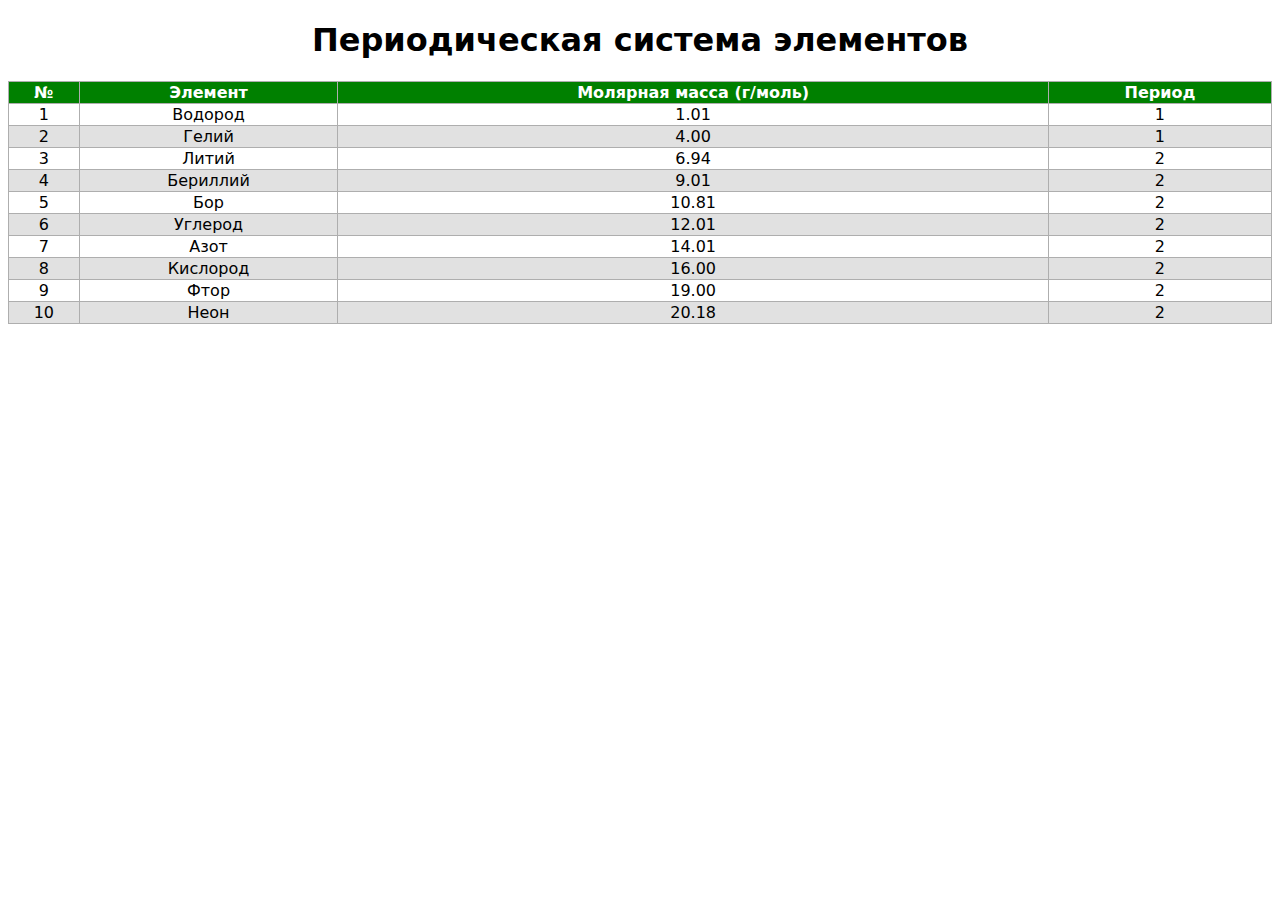
<file: HTML/1ДЗ/index.html>
<!DOCTYPE html>
<html lang="en">
<head>
    <meta charset="UTF-8">
    <meta name="viewport" content="width=device-width, initial-scale=1.0">
    <title>Document</title>
    <link rel="stylesheet" href="style.css" />
</head>
<body>
    <h1 align="center">  Периодическая система элементов   </h1> 
    <table width=100% >
        <tr>
          <th>№</th>
          <th>Элемент</th>
          <th>Молярная масса (г/моль)</th>
          <th>Период</th>

        </tr>
        <tr align="center">
          <td>1</td>
          <td>Водород</td>
          <td>1.01</td>
          <td>1</td>
        </tr>
        <tr align="center" bgcolor="#e1e1e1">
            <td>2</td>
            <td>Гелий</td>
            <td>4.00</td>
            <td>1</td>
          </tr>
          <tr align="center">
            <td>3</td>
            <td>Литий</td>
            <td>6.94</td>
            <td>2</td>
          </tr>
          <tr align="center" bgcolor="#e1e1e1">
            <td>4</td>
            <td>Бериллий</td>
            <td>9.01</td>
            <td>2</td>
          </tr>
          <tr align="center">
            <td>5</td>
            <td>Бор</td>
            <td>10.81</td>
            <td>2</td>
          </tr>
          <tr align="center" bgcolor="#e1e1e1">
            <td>6</td>
            <td>Углерод</td>
            <td>12.01</td>
            <td>2</td>
          </tr>
          <tr align="center">
            <td>7</td>
            <td>Азот</td>
            <td>14.01</td>
            <td>2</td>
          </tr>
          <tr align="center" bgcolor="#e1e1e1">
            <td>8</td>
            <td>Кислород</td>
            <td>16.00</td>
            <td>2</td>
          </tr>
          <tr align="center">
            <td>9</td>
            <td>Фтор</td>
            <td>19.00</td>
            <td>2</td>
          </tr>
          <tr align="center" bgcolor="#e1e1e1">
            <td>10</td>
            <td>Неон</td>
            <td>20.18</td>
            <td>2</td>
          </tr>
          
      </table>

</body>
</html>
</file>
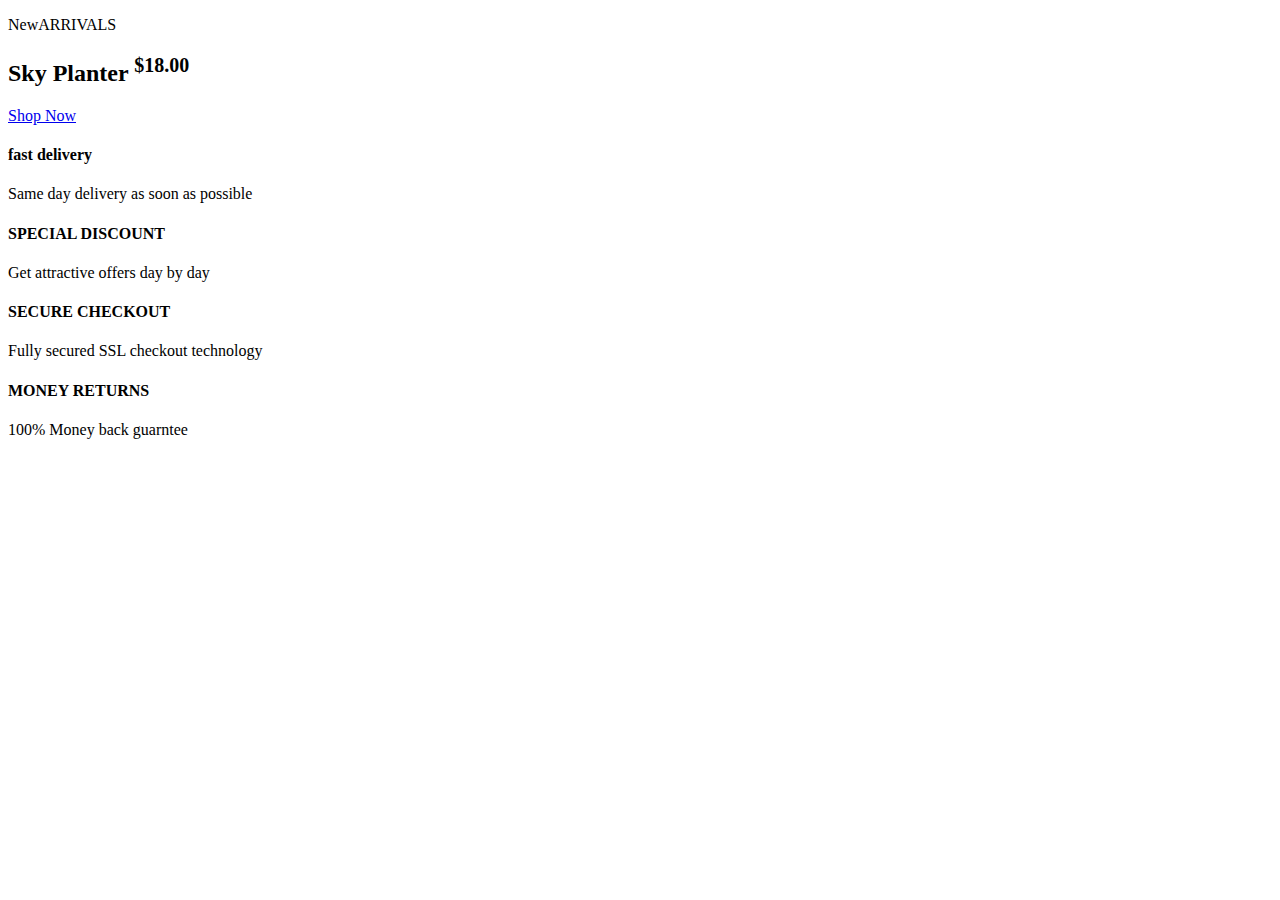
<file: HTML/2ДЗ/index.html>
<!DOCTYPE html>
<html>

<head>
  <meta charset="UTF-8">
  <title>Оформление HTML разметки</title>
</head>

<body>

  <div class="intro">
    <!-- <div class="container">    !!!Лишние контейнеры, которые тут не нужны
      <div id="intro-slider">  
        <div class="slider-item"> -->
    <!-- <p class="slider-subtitle">  <span>New</span> Тег span без атрибутов будет лишним, class slider-subtitle тоже не нужен -->
    <p>NewARRIVALS</p>
    <!-- <h2 class="slider-title" > class slider-title внутри h1 избыточен -->
    <h2> Sky Planter
      <sup>$18.00</sup>
    </h2>
    <!-- <a class="slider-btn" class slider-btn внутри a избыточен -->
    <a href="#">Shop Now</a>
  </div>
  <!-- </div>
    </div> 
  </div> -->
  <div class="benefits">
  <!--  <div class="benefits-item"><img class="img" src="img/some-img.jpg">
       путь к картинке не верный -->
      <!-- <h4 class="benefits-title"> class benefits-title внутри h4 избыточен -->
      <h4> fast delivery</h4> 
      <!-- <div class="benefits-text"> class benefits-text внутри div избыточен -->
      <div>
        <p>Same day delivery as soon as possible</p>
      </div>
    </div>
          <!-- <div class="benefits-item"> class benefits-item внутри div избыточен -->
    <div > 
     <!-- <img class="img" scr="img/some-img.jpg">  путь к картинке не верный -->
           <!-- <h4 class="benefits-title"> class benefits-title внутри h4 избыточен -->
      <h4>SPECIAL DISCOUNT</h4>
            <!-- <div class="benefits-text"> class benefits-text внутри div избыточен -->
      <div>
        <p>Get attractive offers day by day</p>
      </div>
    </div>
     <!-- <div class="benefits-item"> class benefits-item внутри div избыточен -->
    <div>
     <!-- <img class="img" scr="img/some-img.jpg">  путь к картинке не верный -->
     <!-- <h4 class="benefits-title"> class benefits-title внутри h4 избыточен -->
      <h4>SECURE CHECKOUT</h4>
           <!-- <div class="benefits-text"> class benefits-text внутри div избыточен -->
      <div >
        <p>Fully secured SSL checkout technology</p>
      </div>
    </div>
         <!-- <div class="benefits-item"> class benefits-item внутри div избыточен -->
    <div>
     <!-- <img class="img" src="img/some-img.jpg> Пропущены закрывющие путь к картинке кавычки-->
    <!--  <img class="img" src="img/some-img.jpg">  путь к картинке не верный -->
         <!-- <h4 class="benefits-title"> class benefits-title внутри h4 избыточен -->
    <h4>MONEY RETURNS</h4>
         <!-- <div class="benefits-text"> class benefits-text внутри div избыточен -->
      <div>
        <p>100% Money back guarntee</p>
      </div>
    </div>
  </div>

</body>

</html>
</file>
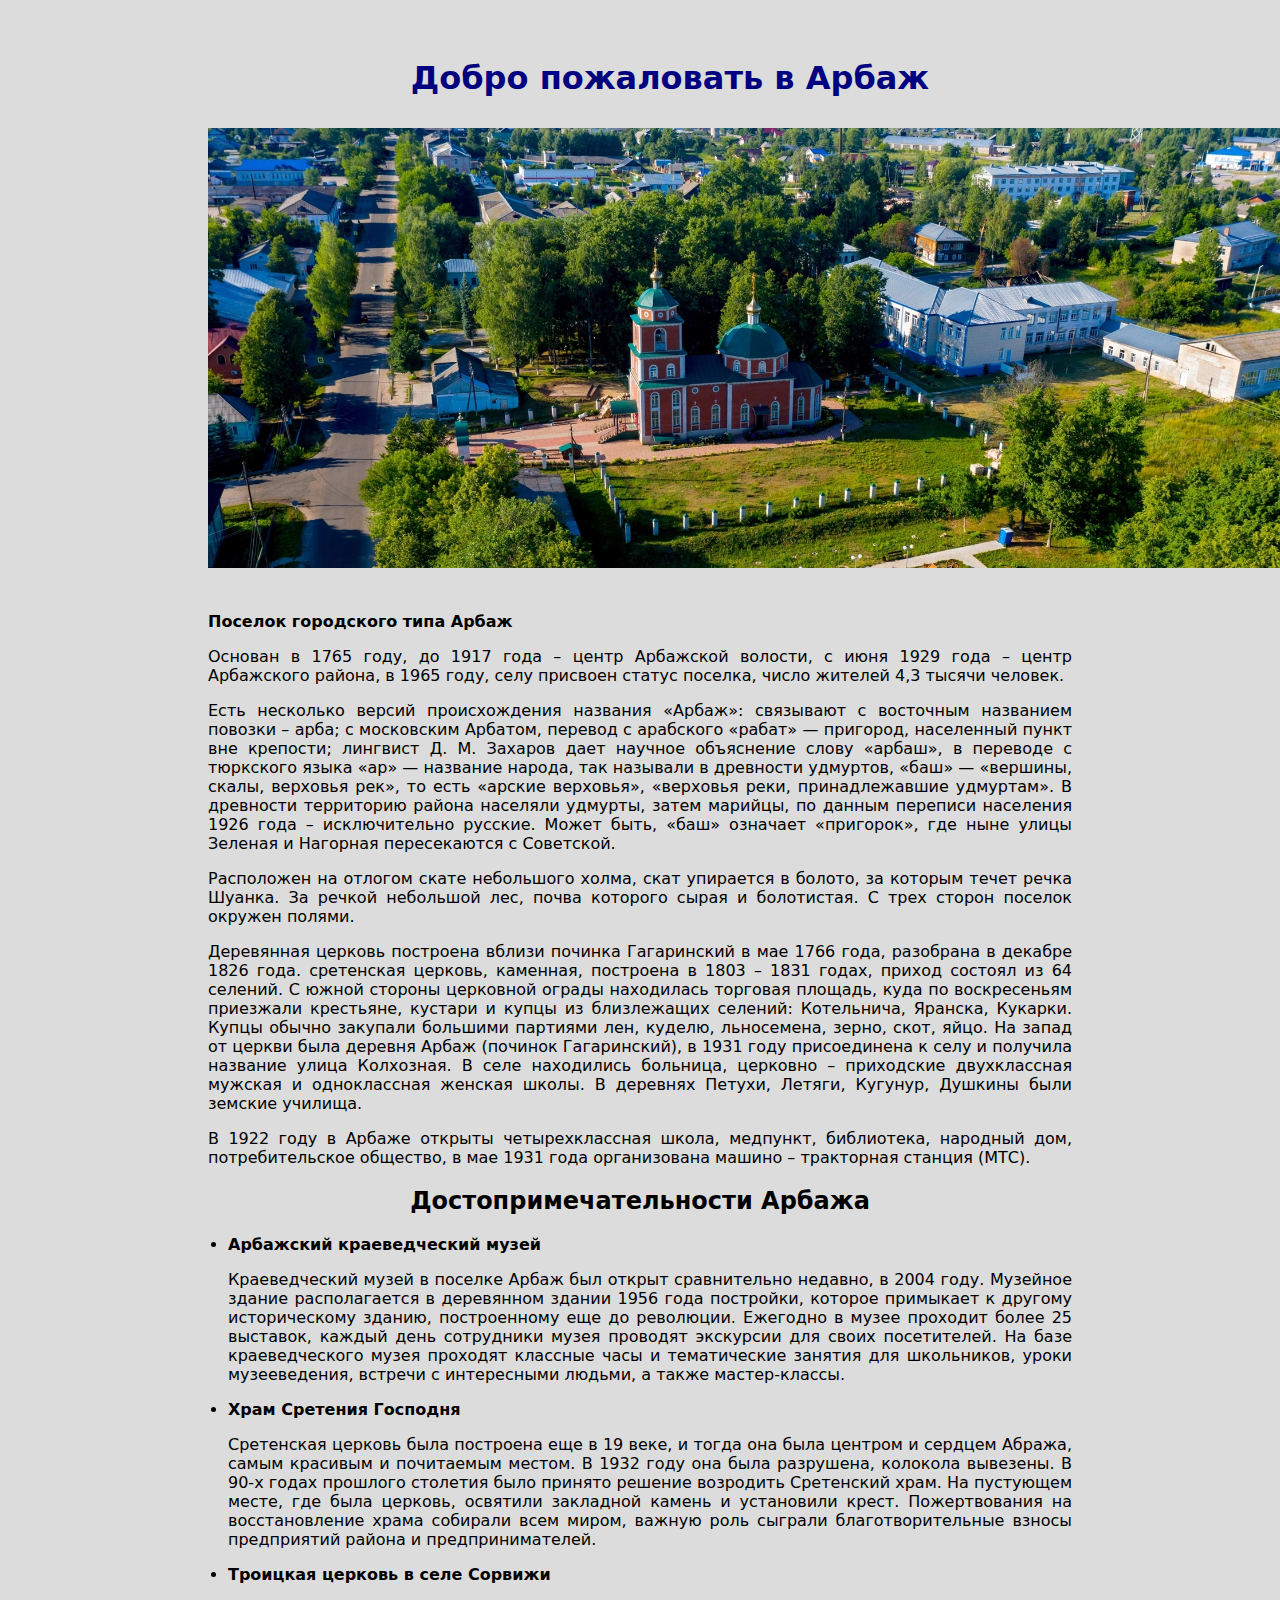
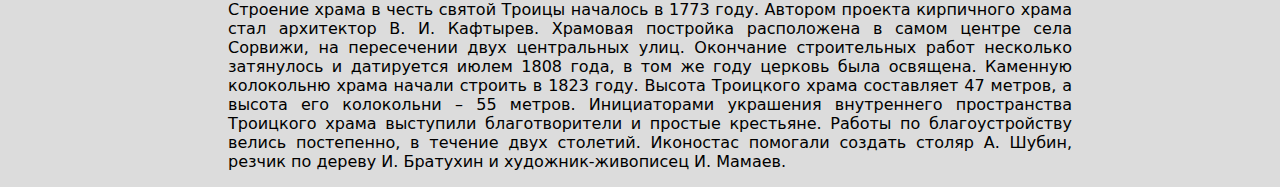
<file: HTML/3ДЗ/index.html>
<!DOCTYPE html>
<html lang="en">

<head>
    <meta charset="UTF-8">
    <meta name="viewport" content="width=device-width, initial-scale=1.0">
    <link rel="stylesheet" href="style.css" />
    <title>Document</title>
</head>

<body>
    <div class="header-bg">
        <h1 align="center">Добро пожаловать в Арбаж</h1>
    </div>
    <div class="img">
        <img src="arbazh.jpg" class="img" alt="Фото Арбажа">
    </div>
    <div class="txt" align="justify
    ">
        <b>Поселок городского типа Арбаж</b>

        <p>Основан в 1765 году, до 1917 года – центр Арбажской волости, с июня 1929 года – центр Арбажского района,
            в 1965 году, селу присвоен статус поселка, число жителей 4,3 тысячи человек.</p>

        <p>Есть несколько версий происхождения названия «Арбаж»: связывают с восточным названием повозки – арба;
            с московским Арбатом, перевод с арабского «рабат» — пригород, населенный пункт вне крепости;
            лингвист Д. М. Захаров дает научное объяснение слову «арбаш», в переводе с тюркского языка «ар» — название
            народа,
            так называли в древности удмуртов, «баш» — «вершины, скалы, верховья рек», то есть «арские верховья»,
            «верховья
            реки,
            принадлежавшие удмуртам». В древности территорию района населяли удмурты, затем марийцы,
            по данным переписи населения 1926 года – исключительно русские. Может быть, «баш» означает «пригорок»,
            где ныне улицы Зеленая и Нагорная пересекаются с Советской.</p>

        <p>Расположен на отлогом скате небольшого холма, скат упирается в болото, за которым течет речка Шуанка.
            За речкой небольшой лес, почва которого сырая и болотистая. С трех сторон поселок окружен полями.</p>

        <p>Деревянная церковь построена вблизи починка Гагаринский в мае 1766 года, разобрана в декабре 1826 года.
            сретенская церковь,
            каменная, построена в 1803 – 1831 годах, приход состоял из 64 селений.
            С южной стороны церковной ограды находилась торговая площадь, куда по воскресеньям приезжали крестьяне,
            кустари и купцы из близлежащих селений: Котельнича, Яранска, Кукарки. Купцы обычно закупали большими
            партиями
            лен,
            куделю, льносемена, зерно, скот, яйцо. На запад от церкви была деревня Арбаж (починок Гагаринский),
            в 1931 году присоединена к селу и получила название улица Колхозная. В селе находились больница,
            церковно – приходские двухклассная мужская и одноклассная женская школы. В деревнях Петухи, Летяги, Кугунур,
            Душкины были земские училища.</p>

        <p>В 1922 году в Арбаже открыты четырехклассная школа, медпункт, библиотека, народный дом, потребительское
            общество,
            в мае 1931 года организована машино – тракторная станция (МТС).</p>
    </div>
    <h2 align="center">Достопримечательности Арбажа</h2>
    <div class="spisok justify">
        <ul type="disc">
            <li><b>Арбажский краеведческий музей</b>
                <p>Краеведческий музей в поселке Арбаж был открыт сравнительно недавно, в 2004 году.
                    Музейное здание располагается в деревянном здании 1956 года постройки,
                    которое примыкает к другому историческому зданию, построенному еще до революции.
                    Ежегодно в музее проходит более 25 выставок, каждый день сотрудники музея проводят экскурсии для
                    своих посетителей.
                    На базе краеведческого музея проходят классные часы и тематические занятия для школьников, уроки
                    музееведения,
                    встречи с интересными людьми, а также мастер-классы.</p>
            </li>
            <li><b>Храм Сретения Господня</b>
                <p>
                    Сретенская церковь была построена еще в 19 веке, и тогда она была центром и сердцем Абража, самым
                    красивым и почитаемым местом.
                    В 1932 году она была разрушена, колокола вывезены. В 90-х годах прошлого столетия было принято
                    решение возродить Сретенский храм.
                    На пустующем месте, где была церковь, освятили закладной камень и установили крест.
                    Пожертвования на восстановление храма собирали всем миром, важную роль сыграли благотворительные
                    взносы предприятий района
                    и предпринимателей.


            </li>
            <li><b>Троицкая церковь в селе Сорвижи</b>
                    <p>Строение храма в честь святой Троицы началось в 1773 году. Автором проекта кирпичного храма
                    стал архитектор В. И. Кафтырев. Храмовая постройка расположена в самом центре села Сорвижи,
                    на пересечении двух центральных улиц. Окончание строительных работ несколько затянулось и датируется
                    июлем 1808 года,
                    в том же году церковь была освящена. Каменную колокольню храма начали строить в 1823 году.
                    Высота Троицкого храма составляет 47 метров, а высота его колокольни – 55 метров.
                    Инициаторами украшения внутреннего пространства Троицкого храма выступили благотворители и простые
                    крестьяне.
                    Работы по благоустройству велись постепенно, в течение двух столетий.
                    Иконостас помогали создать столяр А. Шубин, резчик по дереву И. Братухин и художник-живописец И.
                    Мамаев.</p></li>
        </ul>
    </div>
</body>

</html>
</file>
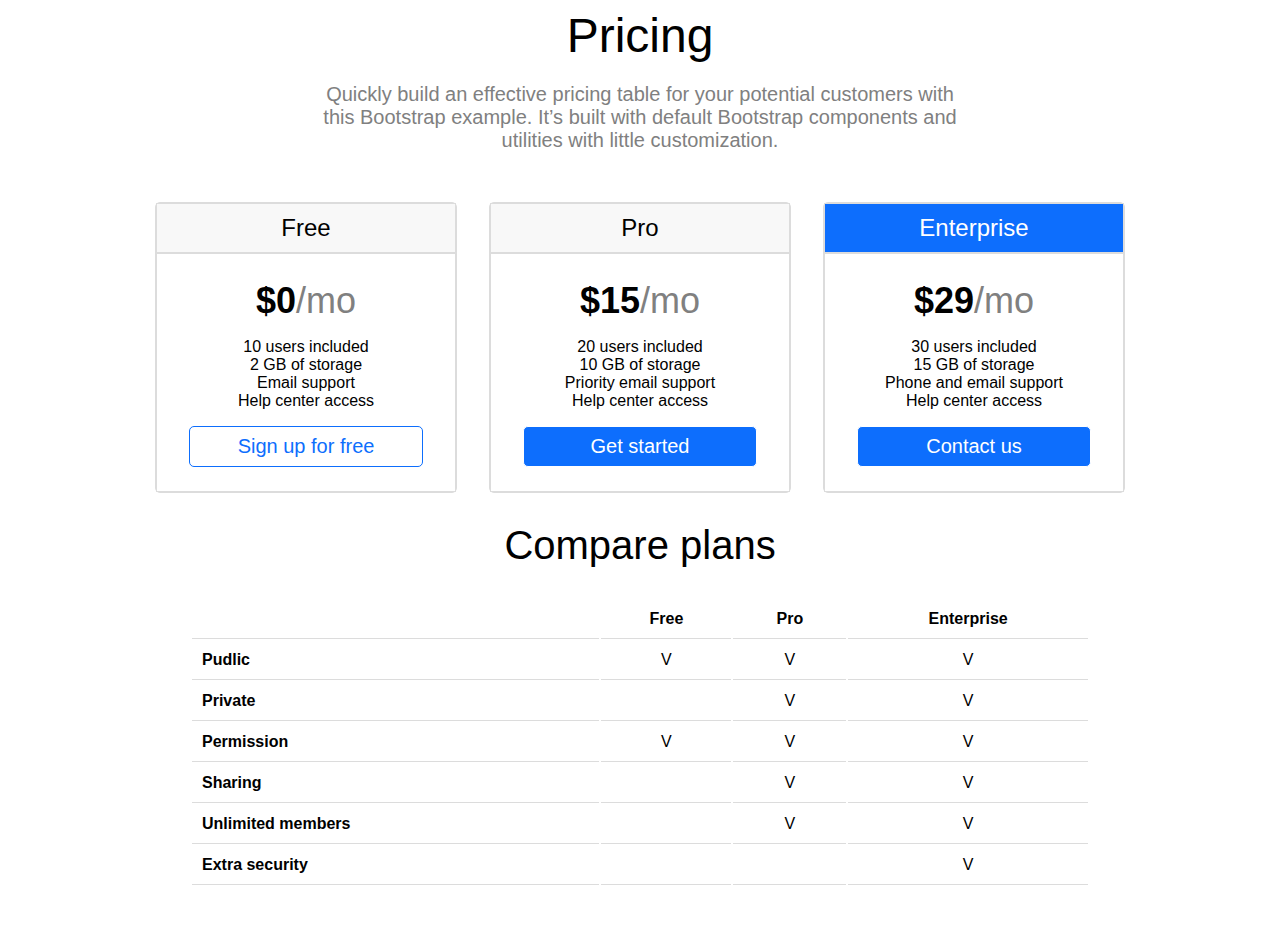
<file: HTML/4ДЗ/index.html>
<!DOCTYPE html>
<html lang="en">

<head>
    <meta charset="UTF-8">
    <meta name="viewport" content="width=device-width, initial-scale=1.0">
    <title>Document</title>
    <link rel="stylesheet" media="screen and (orientation: landscape)" href="style.css" />
    <link rel="stylesheet" media="screen and (orientation: portrait)" href="style-portrait.css" </head>

<body>
    <div class="container">
        <div class="header">
            <h1 <span class="h1">Pricing</span></h1>
            <div class="header-txt">
                <ul>
                    <li>Quickly build an effective pricing table for your potential customers with
                    <li>this Bootstrap example. It’s built with default Bootstrap components and
                    <li>utilities with little customization.
                    </li>
                    </li>
                    </li>

                </ul>

            </div>
        </div>
        <div class="offers">
            <div class="offer-p">
                <div class="offer1">
                    <div class="offer1-item">
                        <h2 class="h2">Free</h2>
                    </div>
                    <div class="offer1-item1">
                        <h1 class="h3">$0<span class="light-txt">/mo</span></h1>
                        <ul>
                            <li>10 users included</li>
                            <li>2 GB of storage</li>
                            <li>Email support</li>
                            <li>Help center access</li>
                        </ul>
                        <div class="offer1-item2">
                            Sign up for free
                        </div>
                    </div>
                </div>
            </div>
            <div class="offer-p">
                <div class="offer2">
                    <div class="offer1-item">
                        <h2 class="h2">Pro</h2>
                    </div>
                    <div class="offer1-item1">
                        <h1 class="h3">$15<span class="light-txt">/mo</span></h1>
                        <ul>
                            <li>20 users included</li>
                            <li>10 GB of storage</li>
                            <li>Priority email support</li>
                            <li>Help center access</li>
                        </ul>
                        <div class="offer1-item3">
                            Get started
                        </div>
                    </div>
                </div>
            </div>
            <div class="offer-p">
                <div class="offer3">
                    <div class="offer1-item-blue">
                        <h2 class="h2-w">Enterprise</h2>
                    </div>
                    <div class="offer1-item1">
                        <h1 class="h3">$29<span class="light-txt">/mo</span></h1>
                        <ul>
                            <li>30 users included</li>
                            <li>15 GB of storage</li>
                            <li>Phone and email support</li>
                            <li>Help center access</li>
                        </ul>
                        <div class="offer1-item3">
                            Contact us
                        </div>
                    </div>
                </div>
            </div>
        </div>
        <div class="main">
            <div class="table-head">Compare plans</div>
            <div class="table">
                <table width=100% cellpadding="10">
                    <tr>
                        <th class="tr-border-bottom"></th>
                        <th class="tr-border-bottom">Free</th>
                        <th class="tr-border-bottom">Pro</th>
                        <th class="tr-border-bottom">Enterprise</th>

                    </tr>
                    <th class="tr-border-bottom" align="left">Pudlic</th>
                    <td class="tr-border-bottom">V</td>
                    <td class="tr-border-bottom">V</td>
                    <td class="tr-border-bottom">V</td>
                    </tr>
                    <tr>
                        <th class="tr-border-bottom" align="left">Private</th>
                        <td class="tr-border-bottom"></td>
                        <td class="tr-border-bottom">V</td>
                        <td class="tr-border-bottom">V</td>
                    </tr>
                    <th class="tr-border-bottom" align="left">Permission</th>
                    <td class="tr-border-bottom">V</td>
                    <td class="tr-border-bottom">V</td>
                    <td class="tr-border-bottom">V</td>
                    </tr>
                    <th class="tr-border-bottom" align="left">Sharing</th>
                    <td class="tr-border-bottom"></td>
                    <td class="tr-border-bottom">V</td>
                    <td class="tr-border-bottom">V</td>
                    </tr>
                    <th class="tr-border-bottom" align="left">Unlimited members</th>
                    <td class="tr-border-bottom"></td>
                    <td class="tr-border-bottom">V</td>
                    <td class="tr-border-bottom">V</td>
                    </tr>

                    <th class="tr-border-bottom" align="left">Extra security</th>
                    <td class="tr-border-bottom"></td>
                    <td class="tr-border-bottom"></td>
                    <td class="tr-border-bottom">V</td>
                    </tr>

                </table>
            </div>
        </div>
    </div>
</body>

</html>
</file>
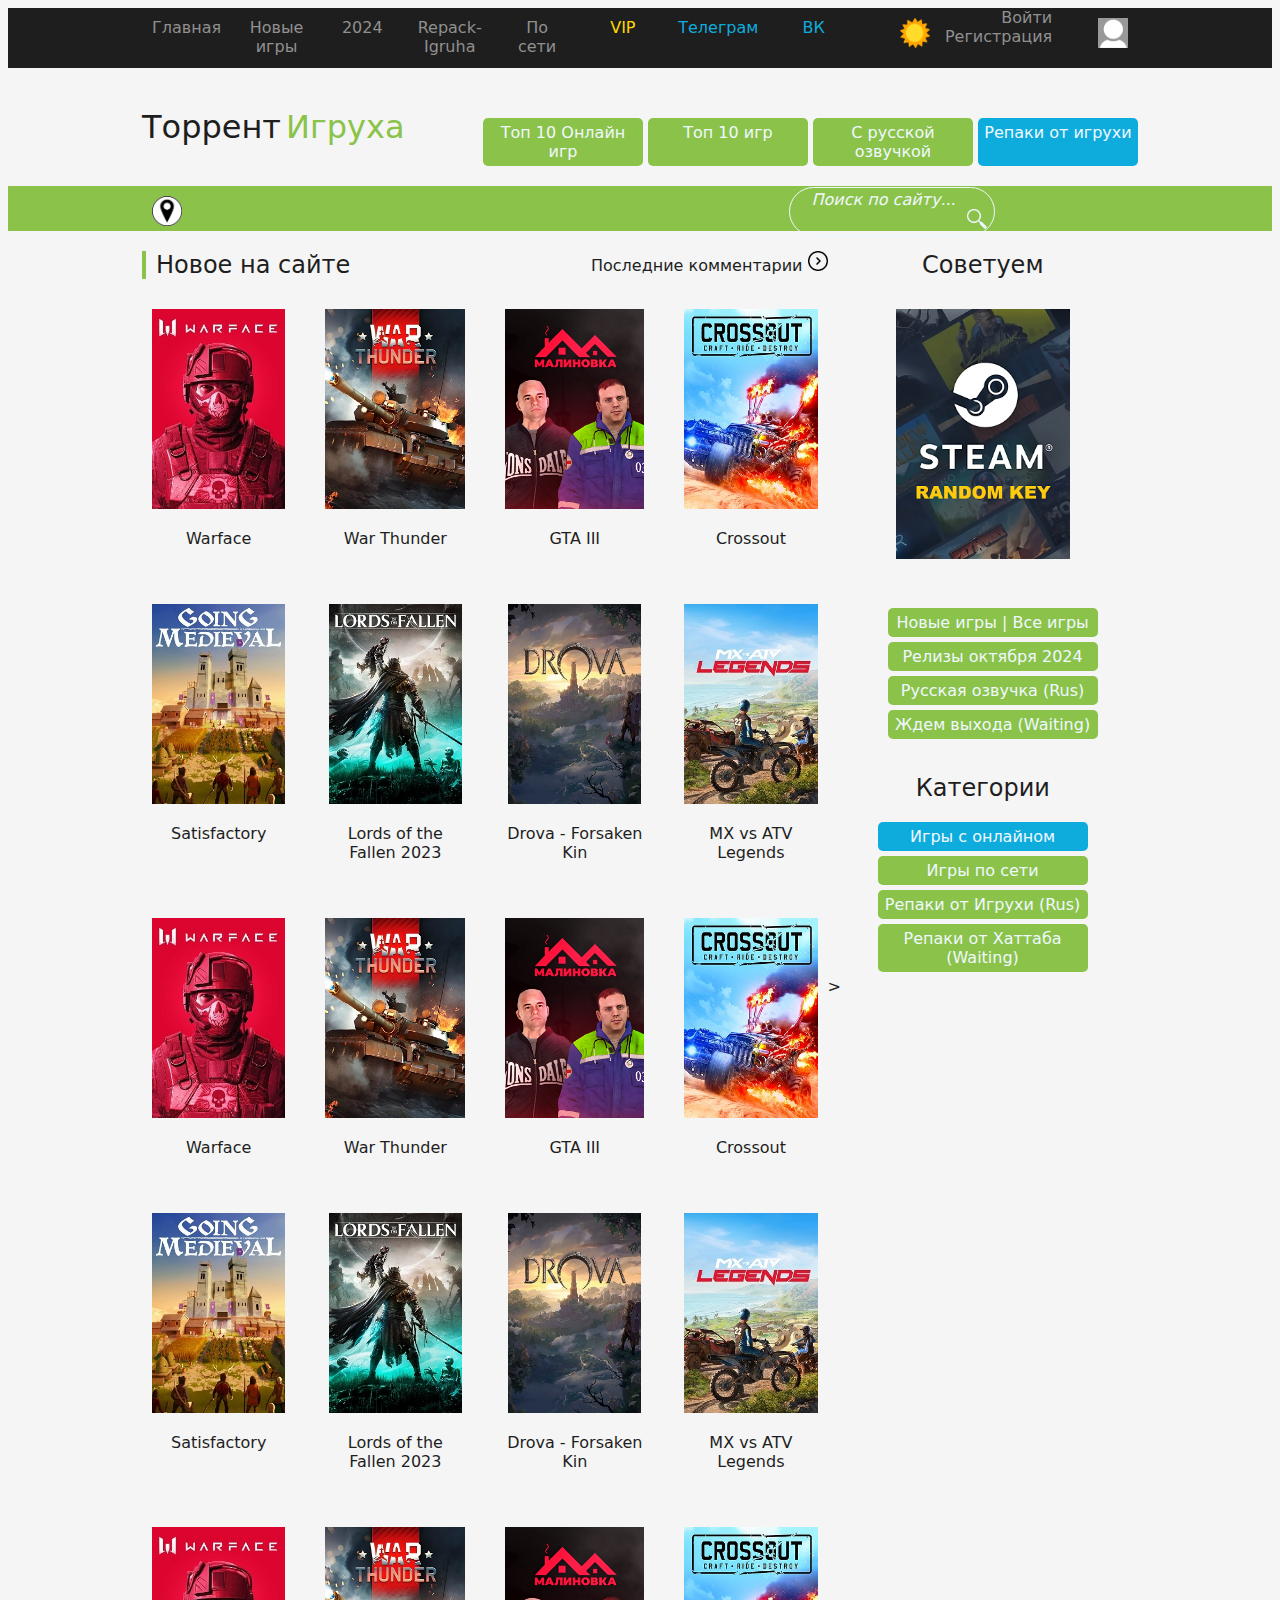
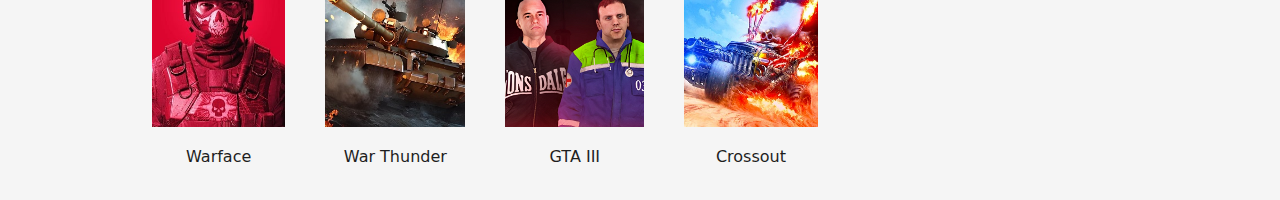
<file: HTML/Практика/index.html>
<!DOCTYPE html>
<html lang="en">

<head>
    <meta charset="UTF-8">
    <meta name="viewport" content="width=device-width, initial-scale=1.0">
    <title>Document</title>
    <link rel="stylesheet" href="style.css" />
</head>

<body>
    <header>
        <div class="grid-header">
            <div class="grid-item">Главная</div>
            <div class="grid-item">Новые игры</div>
            <div class="grid-item">2024</div>
            <div class="grid-item">Repack-Igruha</div>
            <div class="grid-item">По сети</div>
            <div class="grid-item gold"> VIP </div>
            <div class="grid-item blue">Телеграм</div>
            <div class="grid-item blue">ВК</div>
            <div class="grid-item"><img src="sunny.webp" class="image item-right"></div>
            <div align="right">Войти Регистрация</div>
            <div class="grid-item"><img src="noavatar.webp" class="image item-right"></div>
        </div>
    </header>
    <div class="grid-content">
        <div class="grid-content-item2 "><span class="big-txt">Торрент</span></div>
        <div class="grid-content-item3 "><span class="big-txt">Игруха</span></div>
<div></div>
        <div class="grid-content-item ">Топ 10 Онлайн игр</div>
        <div class="grid-content-item ">Топ 10 игр</div>
        <div class="grid-content-item ">С русской озвучкой</div>
        <span class="grid-content-item1 ">Репаки от игрухи</span>
    </div>
    <div class="grid-search-bg">
        <div class="grid-search">
            <div class="grid-item"><img src="loc.png" class="image item-left"></div>
            <div class="grid-search-item"><em>Поиск по сайту...</em>
            <div class="grid-item-search"><img src="search.png" class="image-search"></div>
        </div></div>
    </div>
    <div class="grid-global-container">

        <div class="global-container-left">
            <div class="grid-new">
                <div class="brd-left"><span class="md-txt">Новое на сайте</span></div>
                <div align="right">Последние комментарии <img src="arrow.png" class="image-arrow"> </div>
            </div>
            <div class="grid-content-pic">
                <div class="grid-item "><img src="img/game.jpg" class="image-game ">
                    <p>Warface</p>
                </div>
                <div class="grid-item "><img src="img/game1.jpg" class="image-game ">
                    <p>War Thunder</p>
                </div>
                <div class="grid-item "><img src="img/game2.webp" class="image-game ">
                    <p>GTA III</p>
                </div>
                <div class="grid-item "><img src="img/game3.jpg" class="image-game ">
                    <p>Crossout</p>
                </div>
                <div class="grid-item "><img src="img/game4.jpg" class="image-game ">
                    <p>Satisfactory</p>
                </div>
                <div class="grid-item "><img src="img/game5.jpg" class="image-game ">
                    <p>Lords of the Fallen 2023</p>
                </div>
                <div class="grid-item "><img src="img/game6.jpg" class="image-game ">
                    <p>Drova - Forsaken Kin</p>
                </div>
                <div class="grid-item "><img src="img/game7.jpg" class="image-game ">
                    <p>MX vs ATV Legends</p>
                </div>
                <div class="grid-item "><img src="img/game.jpg" class="image-game ">
                    <p>Warface</p>
                </div>
                <div class="grid-item "><img src="img/game1.jpg" class="image-game ">
                    <p>War Thunder</p>
                </div>
                <div class="grid-item "><img src="img/game2.webp" class="image-game ">
                    <p>GTA III</p>
                </div>
                <div class="grid-item "><img src="img/game3.jpg" class="image-game ">
                    <p>Crossout</p>
                </div>
                <div class="grid-item "><img src="img/game4.jpg" class="image-game ">
                    <p>Satisfactory</p>
                </div>
                <div class="grid-item "><img src="img/game5.jpg" class="image-game ">
                    <p>Lords of the Fallen 2023</p>
                </div>
                <div class="grid-item "><img src="img/game6.jpg" class="image-game ">
                    <p>Drova - Forsaken Kin</p>
                </div>
                <div class="grid-item "><img src="img/game7.jpg" class="image-game ">
                    <p>MX vs ATV Legends</p>
                </div>
                <div class="grid-item "><img src="img/game.jpg" class="image-game ">
                    <p>Warface</p>
                </div>
                <div class="grid-item "><img src="img/game1.jpg" class="image-game ">
                    <p>War Thunder</p>
                </div>
                <div class="grid-item "><img src="img/game2.webp" class="image-game ">
                    <p>GTA III</p>
                </div>
                <div class="grid-item "><img src="img/game3.jpg" class="image-game ">
                    <p>Crossout</p>
                </div>
            </div>
        </div>
        <div class="global-container-right">
            <div class="grid-item-right"><span class="md-txt">Советуем</span></div>
            <div class="grid-item "><img src="img/banner.webp" class="image-banner "></div>
            
            <div class="grid-item2">
            <div class="grid-item-right2">Новые игры | Все игры</div>
            <div class="grid-item-right2">Релизы октября 2024</div>
            <div class="grid-item-right2">Русская озвучка (Rus)</div>
            <div class="grid-item-right2">Ждем выхода (Waiting)</div>
            </div>
            
            <div class="grid-item-right"><span class="md-txt">Категории</span></div>

          
                <div class="grid-item-right3">Игры с онлайном</div>
                <div class="grid-item-right2">Игры по сети</div>
                <div class="grid-item-right2">Репаки от Игрухи (Rus)</div>
                <div class="grid-item-right2">Репаки от Хаттаба (Waiting)</div>
                
           
>
        </div>



    </div>



    </div>


    </div>




</body>

</html>
</file>
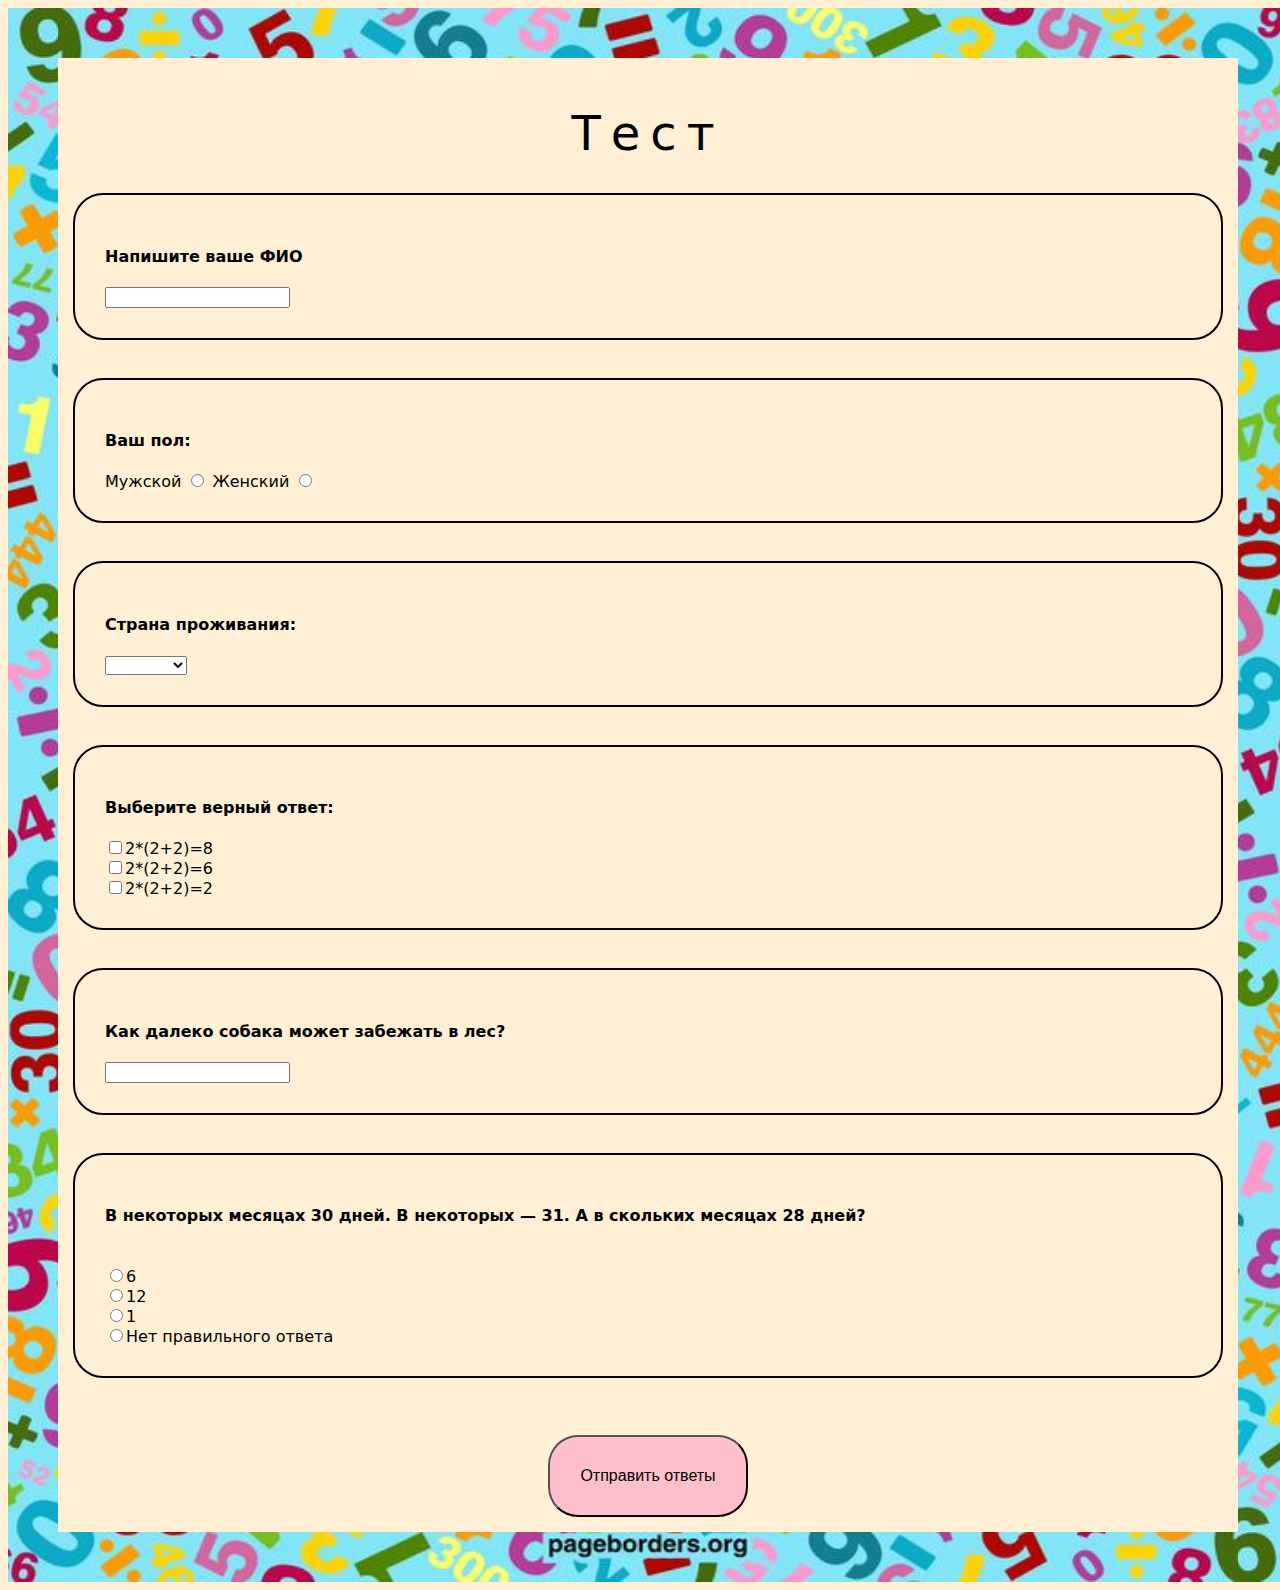
<file: HTML/Практика3/index.html>
<!DOCTYPE html>
<html lang="en">

<head>
    <meta charset="UTF-8">
    <meta name="viewport" content="width=device-width, initial-scale=1.0">
    <title>Document</title>
    <link rel="stylesheet" href="style.css"/>
</head>

<body>
    <div class="main borderimg">
    <h1 class="h1">Тест</h1>
    <form action="/submit" method="post">
       <div class="border">
        <label for="user_name">
                       <h4>Напишите ваше ФИО</h4>
        </label>
        <input type="text" id="user_name" name="user_name">
        </div>
        <br>
        <br>
        <div class="border">
        <label for="radio">
            <h4>Ваш пол:</h4>
        </label>

        <label>Мужской
            <input type="radio" name="select" value="man">

        </label>
        <label>
            Женский
            <input type="radio" name="select" value="woman">
        </label>
    </div>
        <br>
        <br>
        <div class="border">
        <label for="country">
            <h4>Страна проживания:</h4>
        </label>
        <select id="country" name="country">
            <option value=""></option>
            <option value="rus">Россия</option>
            <option value="eng">Англия</option>
            <option value="deu">Германия</option>
            <option value="jpn">Япония</option>
        </select>
        </div>
        <br>
        <br>
        <div class="border">
        <label for="checkbox">
            <h4>Выберите верный ответ:</h4>
        </label>

        <label>

            <input type="checkbox" id="checkbox" name="checkbox">2*(2+2)=8
        </label>
        <label>
            <br>

            <input type="checkbox" id="checkbox" name="checkbox">2*(2+2)=6
        </label>
        <label>
            <br>

            <input type="checkbox" id="checkbox" name="checkbox">2*(2+2)=2
        </label>
        </div>
        <br>
        <br>
        <div class="border">
        <label for="user_name">
            <h4>Как далеко собака может забежать в лес?</h4>
        </label>
        <input type="number" id="user_name" name="user_name">
        </div>
        <br>
        <br>
        <div class="border">
        <label for="radio">
            <h4>В некоторых месяцах 30 дней. В некоторых — 31. А в скольких месяцах 28 дней?</h4>
        </label>
        <br>
        
        <label>
            <input type="radio" name="select" value="6">6

        </label>
        <br>
        <label>
            
            <input type="radio" name="select" value="12">12
        </label>
        <br>
        <label>
            
            <input type="radio" name="select" value="1">1
        </label>
        <br>
        <label>
            
            <input type="radio" name="select" value="no">Нет правильного ответа
        </label>
        </div>
        <br>
        <br>
        <br>
        <div class="h1">
        <button type="submit" class="pink-button">Отправить ответы</button></div>
    </form>
    </div>
</body>

</html>
</file>
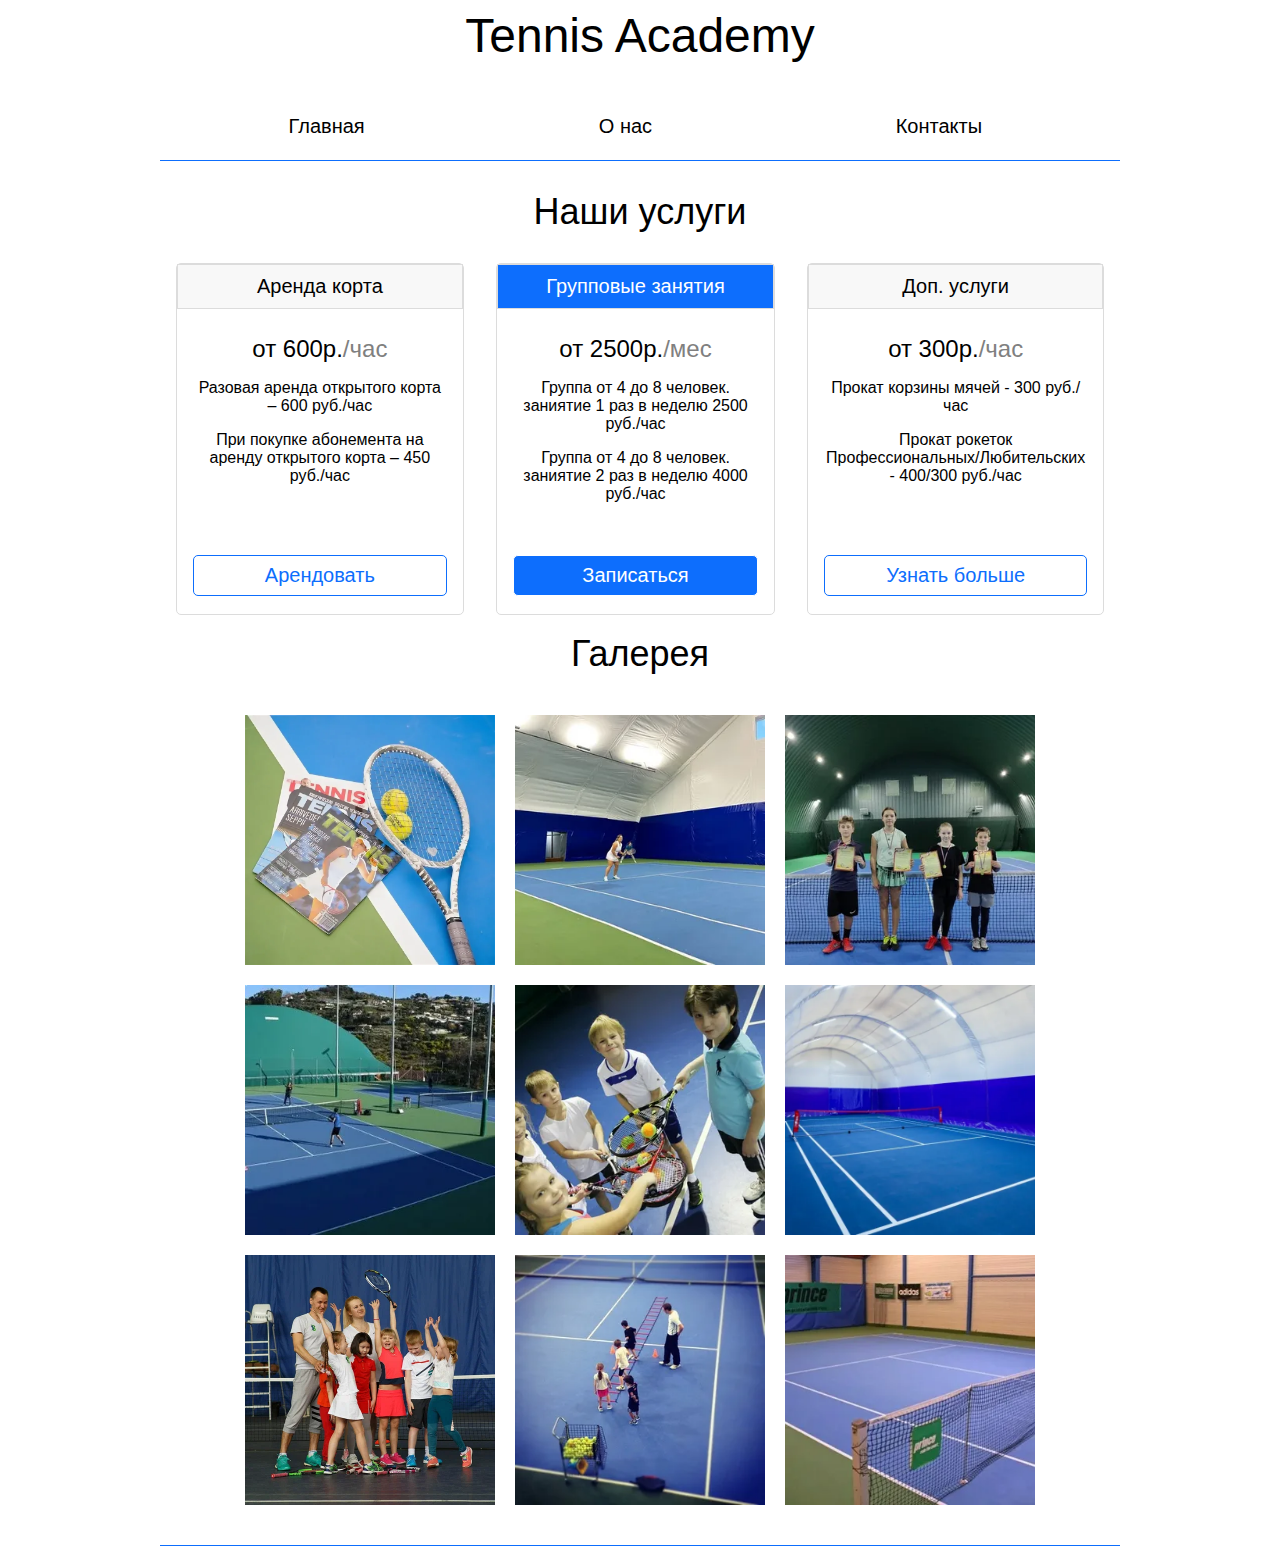
<file: HTML/Экзамен/index.html>
<!DOCTYPE html>
<html lang="en">

<head>
    <meta charset="UTF-8">
    <meta name="viewport" content="width=device-width, initial-scale=1.0">
    <title>Document</title>
    <link rel="stylesheet" media="screen and (orientation: landscape)" href="style.css" />
    <link rel="stylesheet" media="screen and (orientation: portrait)" href="style-portrait.css" </head>

<body>
    <div class="container">
        <div class="header">
            <h1 <span class="h1">Tennis Academy</span></h1>
        </div>
        <div class="menu">
            <div class="table-menu tr-border-bottom">
                <table width=100% cellpadding="20">
                    <tr>
                        <th class="menu-txt">Главная</th>
                        <th class="menu-txt">О нас</th>
                        <th class="menu-txt ">Контакты</th>
                    </tr>
                </table>
            </div>
        </div>

        <div class="table-head">Наши услуги</div>

        <div class="offers">
            <div class="offer-p">
                <div class="offer1">
                    <div class="offer1-item">
                        <h2 class="h2">Аренда корта</h2>
                    </div>
                    <div class="offer1-item1">
                        <h1 class="h3">от 600р.<span class="light-txt">/час</span></h1>
                        <p>Разовая аренда открытого корта – 600 руб./час</p>
                        <p>При покупке абонемента на аренду открытого корта – 450 руб./час</p>

                    </div>
                    <div class="offer1-item2">
                        Арендовать
                    </div>
                </div>
            </div>
            <div class="offer-p">
                <div class="offer1">
                    <div class="offer1-item-blue">
                        <h2 class="h2-w">Групповые занятия</h2>
                    </div>
                    <div class="offer1-item1">
                        <h1 class="h3">от 2500р.<span class="light-txt">/мес</span></h1>
                        <p>Группа от 4 до 8 человек. заниятие 1 раз в неделю 2500 руб./час</p>
                        <p>Группа от 4 до 8 человек. заниятие 2 раз в неделю 4000 руб./час</p>

                    </div>
                    <div class="offer1-item3">
                        Записаться
                    </div>
                </div>
            </div>
            <div class="offer-p">
                <div class="offer1">
                    <div class="offer1-item">
                        <h2 class="h2">Доп. услуги</h2>
                    </div>
                    <div class="offer1-item1">
                        <h1 class="h3">от 300р.<span class="light-txt">/час</span></h1>
                        <p>Прокат корзины мячей - 300 руб./час</p>
                        <p>Прокат рокеток Профессиональных/Любительских - 400/300 руб./час</p>

                    </div>
                    <div class="offer1-item2">
                        Узнать больше
                    </div>
                </div>
            </div>
        </div>
        <div class="table-head">Галерея</div>
        <div class="gallery">
            <img src="img/1.webp" class="img">
            <img src="img/2.webp" class="img">
            <img src="img/3.webp" class="img">
            <img src="img/4.webp" class="img">
            <img src="img/5.webp" class="img">
            <img src="img/6.webp" class="img">
            <img src="img/7.webp" class="img">
            <img src="img/8.webp" class="img">
            <img src="img/9.webp" class="img">


        </div>
        <div class="tr-border-bottom">
            <table>
                <tr></tr>
            </table>
        </div>

    </div>
    </div>
    </div>
</body>

</html>
</file>
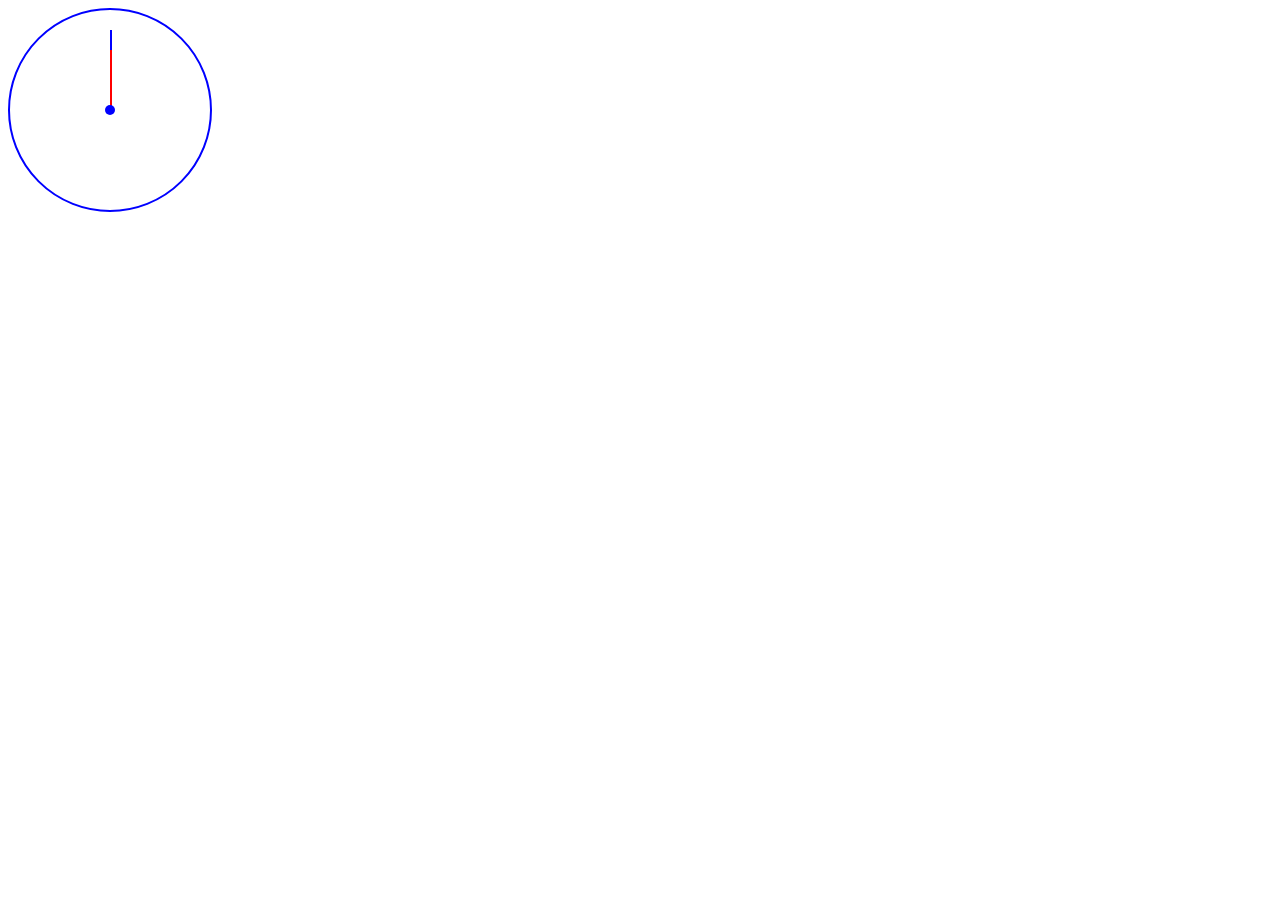
<file: HTML/5ДЗ/1/index.html>
<!DOCTYPE html>
<html lang="en">

<head>
    <meta charset="UTF-8">
    <meta name="viewport" content="width=device-width, initial-scale=1.0">
    <title>Document</title>
    <link rel="stylesheet" href="style.css" />
</head>

<body>

    <div class="circle"></div>
    <div class="arrow1"></div>
    <div class="arrow2"></div>
    <div class="target"></div>

</body>

</html>
</file>
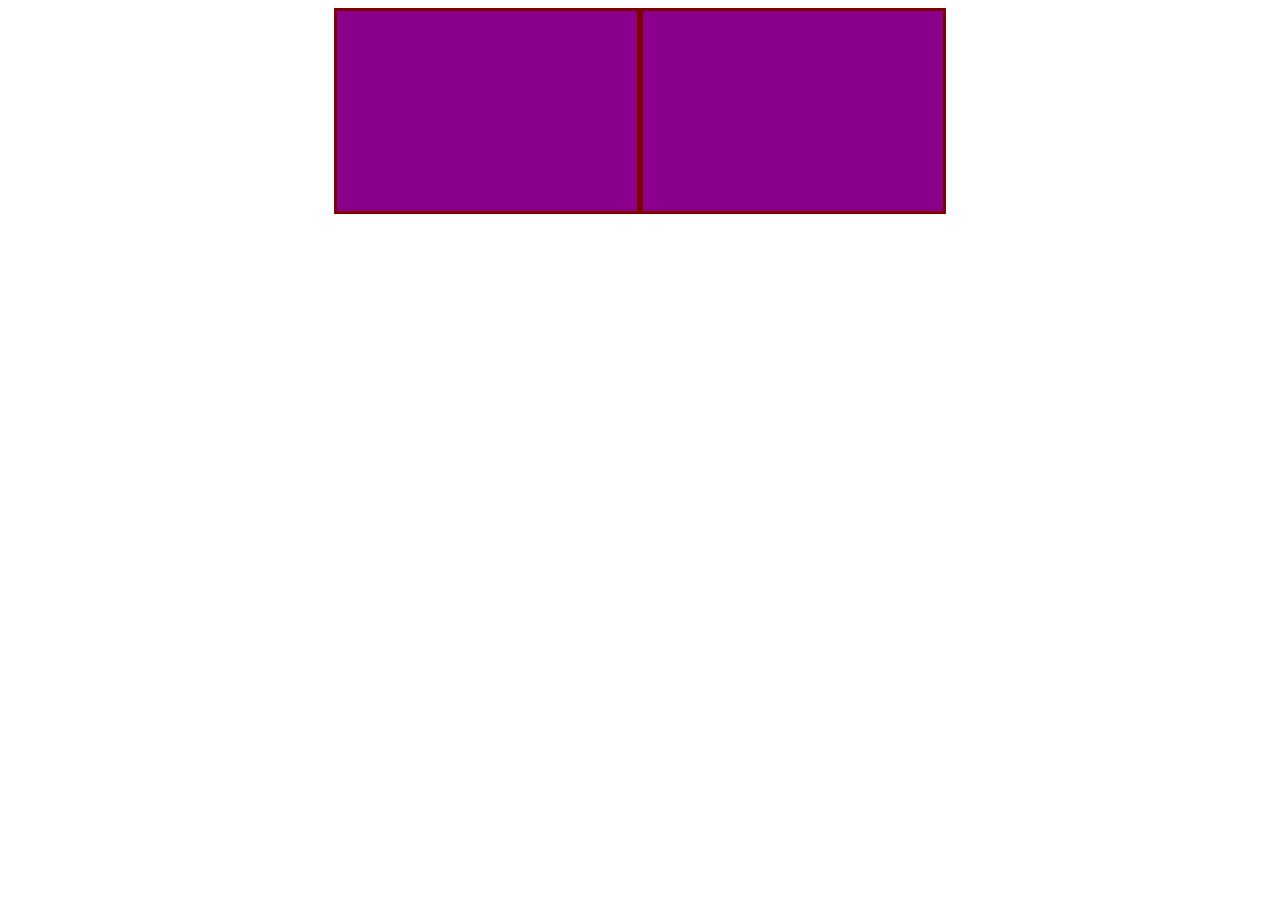
<file: HTML/5ДЗ/2/index.html>
<!DOCTYPE html>
<html lang="en">

<head>
    <meta charset="UTF-8">
    <meta name="viewport" content="width=device-width, initial-scale=1.0">
    <title>Document</title>
    <link rel="stylesheet" href="style.css" />
</head>

<body>
    <div class="container">
        <div class="doors door-left"></div>
        <div class="doors door-right"></div>
        <h1>HELLO</h1>
    </div>

</body>

</html>
</file>
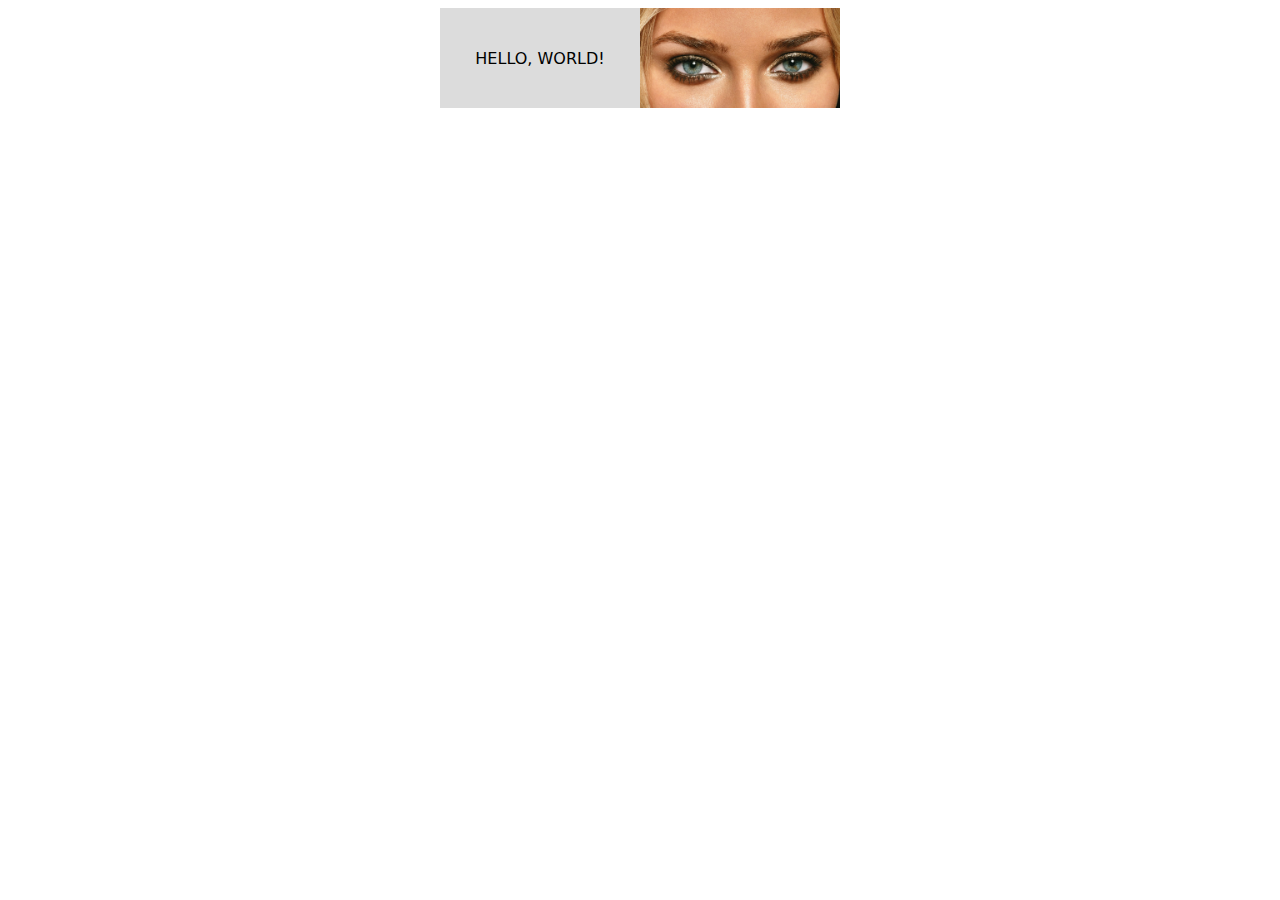
<file: HTML/5ДЗ/3/index.html>
<!DOCTYPE html>
<html lang="en">

<head>
    <meta charset="UTF-8">
    <meta name="viewport" content="width=device-width, initial-scale=1.0">
    <title>Document</title>
    <link rel="stylesheet" href="style.css" />
</head>

<body>
    <div class="grid-content">
        <div class="grid-content-text">HELLO, WORLD!</div>
        <div class="grid-content-img">
            <div class="content-img">
            <img src="img.webp">
            </div>
        </div>
    </div>
</body>

</html>
</file>
<file: HTML/1ДЗ/style.css>
h1 {

    font-family: "Roboto", system-ui;
    font-style: normal;
    color: black;
    font-size: 2em;
}

table {
    border-collapse: collapse;
}

td {
    border: 1px solid rgb(174, 174, 174);
}

th {

    font-family: "Roboto", system-ui;
    font-style: normal;
    color: white;
    font-size: 1em;
    background-color: green;
    align-items: center;
    border: 1px solid rgb(174, 174, 174);
}

tr {

    font-family: "Roboto", system-ui;
    font-style: normal;
    color: black;
    font-size: 1em;
}

tr:hover {
    background: gray;
}
</file>
<file: HTML/3ДЗ/style.css>
.header-bg {

    background: gainsboro;
    height: 60px;
    width: 100%;
    top: 0;
    padding: 30px;
    color: navy;
}

body {

    font-family: "Roboto", system-ui;
    font-weight: 400;
    font-style: normal;
    color: rgb(0, 0, 0);
    background-color: gainsboro;

}

.img {
    width: 1100px;
    height: auto;
    margin: 0px 200px 0px 100px;
}

.txt {
    margin: 40px 200px 0px 200px;

}

.spisok {
    margin: 0px 200px 0px 180px;
}

.justify {
    text-align: justify;
}
</file>
<file: HTML/4ДЗ/style.css>
body {

    font-family: "Segoe UI", Arial, sans-serif;

}

.container {
    display: grid;
    gap: 30px;
    justify-items: center;
    grid-template-rows: repeat(3fr);



    .header {
        text-align: center;
    }

    .table-head {
        text-align: center;
        font-weight: 200;
        font-size: 40px;
        margin: 0px;
    }

    .h1 {
        font-weight: 400;
        font-size: 48px;
        margin: 0px;
    }

    .h2 {
        font-weight: 400;
        font-size: 24px;
        margin: 10px;
    }

    .h2-w {
        font-weight: 400;
        font-size: 24px;
        margin: 10px;
        color: white;
    }

    .h3 {
        font-weight: 600;
        font-size: 36px;
        margin: 10px;
    }

    .header-txt {
        color: gray;
        font-size: 20px;
    }

    .light-txt {
        font-weight: 100;
        color: gray;
    }

    li {
        list-style-type: none;
    }

    ul {
        margin-left: 0;
        padding-left: 0;
    }

    .offers {
        display: flex;
        flex-direction: row;
        margin: 0px;
    }

    .offer-p {

        padding: 0px 16px;
    }

    .offer1 {
        display: flex;
        border: 0.5px solid gainsboro;
        border-radius: 5px;
        flex-direction: column;

    }

    .offer2 {
        display: flex;
        border: 0.5px solid gainsboro;
        border-radius: 5px;
        flex-direction: column;

    }

    .offer3 {
        display: flex;
        border: 0.5px solid gainsboro;
        border-radius: 5px;
        flex-direction: column;

    }

    .offer1-item {

        text-align: center;
        border: 0.5px solid gainsboro;
        background-color: #f8f8f8;
        margin: 0px;


    }

    .offer1-item-blue {

        text-align: center;
        border: 0.5px solid gainsboro;
        background-color: #0d6efd;
        margin: 0px;


    }

    .offer1-item1 {

        text-align: center;
        border: 0.5px solid gainsboro;
        padding: 16px;

    }

    .offer1-item2 {
        text-align: center;
        font-size: 20px;
        color: #0d6efd;
        border: 1px solid;
        border-radius: 5px;
        width: 200px;
        padding: 8px 16px;
        margin: 8px 16px;
    }

    .offer1-item3 {
        text-align: center;
        font-size: 20px;
        color: white;
        background-color: #0d6efd;
        border: 1px solid;
        border-radius: 5px;
        width: 200px;
        padding: 8px 16px;
        margin: 8px 16px;
    }

    .main {
        width: 960px;
    }

    .table {

        text-align: center;
        padding: 30px;
        border-collapse: collapse;

    }

    .tr-border-bottom {
        border-bottom: 1px solid gainsboro;
    }
</file>
<file: HTML/4ДЗ/style-portrait.css>
body {

    font-family: "Segoe UI", Arial, sans-serif;

}

.container {
    display: flex;
    flex-direction: column;
    align-items: center;
    width: 100%;
    margin-left: auto;
    margin-right: auto;
}


    .header {
        text-align: center;
    }
    .table-head {
        text-align: center;
        font-weight: 200;
        font-size: 40px;
        margin: 0px;
    }

    .h1 {
        font-weight: 400;
        font-size: 48px;
        margin: 0px;
    }

    .h2 {
        font-weight: 400;
        font-size: 24px;
        margin: 10px;
    }
    .h2-w {
        font-weight: 400;
        font-size: 24px;
        margin: 10px;
        color: white;
    }

    .h3 {
        font-weight: 600;
        font-size: 36px;
        margin: 10px;
    }

    .header-txt {
        color: gray;
        font-size: 20px;
    }

    .light-txt {
        font-weight: 100;
        color: gray;
    }

    li {
        list-style-type: none;
    }

    ul {
        margin-left: 0;
        padding-left: 0;
    }

    .offers {
        display: flex;
        flex-direction: column;
        margin: 0px;
        gap: 30px;
    }

    .offer-p {

        padding: 0px 16px;
    }

    .offer1 {
        display: flex;
        border: 0.5px solid gainsboro;
        border-radius: 5px;
        flex-direction: column;

    }

    .offer2 {
        display: flex;
        border: 0.5px solid gainsboro;
        border-radius: 5px;
        flex-direction: column;

    }

    .offer3 {
        display: flex;
        border: 0.5px solid gainsboro;
        border-radius: 5px;
        flex-direction: column;

    }

    .offer1-item {

        text-align: center;
        border: 0.5px solid gainsboro;
        background-color: #f8f8f8;
        margin: 0px;


    }
    .offer1-item-blue {

        text-align: center;
        border: 0.5px solid gainsboro;
        background-color: #0d6efd;
        margin: 0px;


    }

    .offer1-item1 {

        text-align: center;
        border: 0.5px solid gainsboro;
        padding: 16px;

    }

    .offer1-item2 {
        text-align: center;
        font-size: 20px;
        color: #0d6efd;
        border: 1px solid;
        border-radius: 5px;
        width: 200px;
        padding: 8px 16px;
        margin: 8px 16px;
    }

    .offer1-item3 {
        text-align: center;
        font-size: 20px;
        color: white;
        background-color: #0d6efd;
        border: 1px solid;
        border-radius: 5px;
        width: 200px;
        padding: 8px 16px;
        margin: 8px 16px;
    }
 
    .table {
        display: flex;
        justify-content: left;
        margin: 30px auto;
        text-align: center;
        padding: 30px;
        border-collapse: collapse;
    }
    .tr-border-bottom {
        border-bottom: 1px solid gainsboro;
    }
</file>
<file: HTML/Практика/style.css>
body {

    font-family: "Roboto", system-ui;
    font-weight: 400;
    font-style: normal;
    color: #909090;
    background-color: #f5f5f5;
}

header {
    background-color: #1e1e1e;

}

.item-left {
    float: left;
}

.item-right {
    float: right;
}
.blue{
    color: #0eacdd;
}
.gold{
    color: gold;
}
.image {
    height: 30px;
    width: auto;
}

.image-game {
    height: 200px;
    width: auto;
}
.image-banner {
    height: 250px;
    width: auto;
}

.image-search {
    height: 20px;
    width: auto;
}

.grid-header {
    display: grid;
    grid-template-columns: repeat(11, 1fr);
    gap: 5px;
    height: 60px;
    top: 0;
    margin: auto;
    width: 996px;
}

.grid-item {
    padding: 10px;
    text-align: center;
    margin: 0px;
}



.big-txt {
    font-size: 200%;
}

.md-txt {
    font-size: 150%;
}

.grid-content {
    display: grid;
    grid-template-columns: repeat(7, 1fr);
    gap: 5px;
    height: 118px;
  
    position: relative;
    margin: auto;
    width: 996px;

}

.grid-content-item {

    text-align: center;
    color: aliceblue;
    background-color: #8bc34a;
    margin: 50px 0px 150px 0px;
    padding: 5px;
    border-radius: 5px;
    width: 150px;
}

.grid-content-item1 {
    text-align: center;
    color: aliceblue;
    background-color: #0eacdd;
    margin: 50px 0px 150px 0px;
    padding: 5px;
    border-radius: 5px;
    width: 150px;
}

.grid-content-item2 {

    text-align: center;
    margin: 40px 0px 150px 0px;
    padding-right: 0;
    color: #1e1e1e;
}

.grid-content-item3 {

    text-align: center;
    color: #8bc34a;
    padding-left: 0;
    margin: 40px 0px 150px 0px;

}

.grid-search-bg {
    position: relative;
    background-color: rgb(139, 195, 74);
    margin-bottom: 0px;
}

.grid-search {
    display: grid;
    grid-template-columns: repeat(2, 1fr);
    gap: 10px;
    height: 45px;
    margin: auto;
    width: 996px;
}

.grid-search-item {
   
    text-align: left;
    text-indent: 20px;
    padding: 2px;
    color: aliceblue;
    border: 1px solid;
    border-radius: 30px;
    margin: auto;
    width: 200px;
}
.grid-item-search {
    
    text-align: right;
    float: right;
    padding-right: 5px;
 
}
.brd-left {

    border-left: 4px solid #8bc34a;
    float: left;
    padding-left: 10px;


}

.grid-new {
    display: grid;
    grid-template-columns: repeat(2, 1fr);
    margin: 20px 0px 20px 0px;
}

.image-arrow {
    height: 20px;
    width: auto;


}



.grid-global-container {
    display: grid;
    grid-template-columns: repeat(2, 1fr);
    margin: auto;
    color: #1e1e1e;
    width: 996px;
}

.global-container-left {
    float: left;
}

.grid-content-pic {
    display: grid;
    grid-template-columns: repeat(4, 1fr);
    gap: 20px;
}

.global-container-rigt {
    display: grid;
    grid-template-columns: repeat(1, 1fr);
    gap: 20px;
    float: left;

}

.grid-item-right {

    text-align: center;
    margin: 20px 0px 20px 0px;
    padding-right: 0;
   
}
.grid-item2 {
    padding: 10px;
    text-align: center;
    margin: 20px 0px 20px 0px;
    

}
.grid-item-right2 {

    text-align: center;
    color: aliceblue;
    background-color: #8bc34a;
    margin: 5px 0px 5px 50px;
    padding: 5px;
    border-radius: 5px;
    width: 200px;
     
}
.grid-item-right3 {

    text-align: center;
    color: aliceblue;
    background-color: #0eacdd;
    margin: 5px 0px 5px 50px;
    padding: 5px;
    border-radius: 5px;
    width: 200px;
     
}
</file>
<file: HTML/Практика3/style.css>
body {
    width: 100%;
    font-family: "Roboto", system-ui;
    font-weight: 400;
    font-style: normal;
    background-color: papayawhip;
}

.main {
    margin: auto;
}

.h1 {
    text-align: center;
    font-weight: 400;
    font-size: 48px;

    letter-spacing: 10px;
}

.borderimg {
    border: 50px solid transparent;
    padding: 15px;
    border-image: url(pic.jpg) 30 round;
}

.pink-button {

    background-color: pink;
    border-radius: 30px;
    padding: 30px;
    font-size: 16px;
}
.pink-button:hover {
    background-color: palevioletred;
   }
.border {
    border: 2px solid;
    border-radius: 30px;
    padding: 30px;
}
.border:hover {
    border: 2px solid;
    border-radius: 30px;
    padding: 30px;
    background-color: peachpuff;
}
</file>
<file: HTML/Экзамен/style.css>
body {

    font-family: "Segoe UI", Arial, sans-serif;

}

.container {
    display: grid;
    gap: 30px;
    justify-items: center;
    margin: auto;
    width: 960px;


    .header {
        text-align: center;
    }

    .menu {
        display: flex;
        flex-direction: column;
        width: 100%;
    }

    .menu-txt {
        color: black;
        font-size: 20px;
        font-weight: 200;
    }

    .menu-txt:hover {

        transition: 0, 3s;
        background-color: #0d6efd;
        color: white;
    }

    .table {

        text-align: center;



    }

    .table-menu {

        justify-items: center;
        width: 100%;


    }

    .table-head {
        text-align: center;
        font-weight: 300;
        font-size: 36px;
        margin: 0px;
    }

    .h1 {
        font-weight: 400;
        font-size: 48px;
        margin: 0px;
    }

    .h2 {
        font-weight: 400;
        font-size: 20px;
        margin: 10px;
    }

    .h2-w {
        font-weight: 400;
        font-size: 20px;
        margin: 10px;
        color: white;
    }

    .h3 {
        font-weight: 400;
        font-size: 24px;
        margin: 10px;
    }



    .light-txt {
        font-weight: 100;
        color: gray;
    }

    li {
        list-style-type: none;
    }

    ul {
        margin-left: 0;
        padding-left: 0;
    }

    .offers {
        display: flex;
        flex-direction: row;
        margin-top: 0px;


    }

    .offer-p {

        padding: 0px 16px;
    }

    .offer1 {
        display: flex;
        border: 0.5px solid gainsboro;
        border-radius: 5px;
        flex-direction: column;

        height: 100%;
        padding-bottom: 10px;
        justify-content: center;


    }

    .offer1-item {

        text-align: center;
        border: 0.5px solid gainsboro;
        background-color: #f8f8f8;
        margin: 0px;


    }

    .offer1-item-blue {

        text-align: center;
        border: 0.5px solid gainsboro;
        background-color: #0d6efd;
        margin: 0px;


    }

    .offer1-item1 {

        text-align: center;
        padding: 16px;
        height: 100%;

    }

    .offer1-item2 {
        text-align: center;
        font-size: 20px;
        color: #0d6efd;
        border: 1px solid;
        border-radius: 5px;
        padding: 8px 16px;
        margin: 8px 16px;

    }

    .offer1-item2:hover {

        transform: scale(1.1);
        transition: 0, 3s;
        color: white;
        background-color: #0d6efd;

    }

    .offer1-item3 {
        text-align: center;
        font-size: 20px;
        color: white;
        background-color: #0d6efd;
        border: 1px solid;
        border-radius: 5px;

        padding: 8px 16px;
        margin: 8px 16px;
    }

    .offer1-item3:hover {

        transform: scale(1.1);
        transition: 0, 3s;
        color: #0d6efd;
        background-color: white;

    }

    .gallery {
        display: grid;
        grid-template-columns: repeat(3, 3fr);
        justify-content: center;

    }

    .img {
        width: 250px;
        height: 250px;
        object-fit: cover;
        padding: 10px;

    }

    .img:hover {
        filter: brightness(70%)
    }

    .tr-border-bottom {
        border-bottom: 1px solid #0d6efd;
        width: 100%;
    }
</file>
<file: HTML/Экзамен/style-portrait.css>
body {

    font-family: "Segoe UI", Arial, sans-serif;

}

.container {
    display: flex;
   flex-direction: column;
    justify-items: center;
    margin: auto;
    width: auto;


    .header {
        text-align: center;
    }

    .menu {
        display: flex;
        flex-direction: column;
        width: 100%;
    }

    .menu-txt {
        color: black;
        font-size: 20px;
        font-weight: 200;
    }

    .menu-txt:hover {

        transition: 0, 3s;
        background-color: #0d6efd;
        color: white;
    }

    .table {

        text-align: center;



    }

    .table-menu {

        justify-items: center;
        width: 100%;


    }

    .table-head {
        text-align: center;
        font-weight: 200;
        font-size: 40px;
        margin: 0px;
    }

    .h1 {
        font-weight: 400;
        font-size: 48px;
        margin: 0px;
    }

    .h2 {
        font-weight: 400;
        font-size: 20px;
        margin: 10px;
    }

    .h2-w {
        font-weight: 400;
        font-size: 20px;
        margin: 10px;
        color: white;
    }

    .h3 {
        font-weight: 400;
        font-size: 24px;
        margin: 10px;
    }



    .light-txt {
        font-weight: 100;
        color: gray;
    }

    li {
        list-style-type: none;
    }

    ul {
        margin-left: 0;
        padding-left: 0;
    }

    .offers {
        display: flex;
        flex-direction: column;
        margin-top: 0px;


    }

    .offer-p {

        padding: 0px 16px;
    }

    .offer1 {
        display: flex;
        border: 0.5px solid gainsboro;
        border-radius: 5px;
        flex-direction: column;

        height: 100%;
        padding-bottom: 10px;
        justify-content: center;


    }

    .offer1-item {

        text-align: center;
        border: 0.5px solid gainsboro;
        background-color: #f8f8f8;
        margin: 0px;


    }

    .offer1-item-blue {

        text-align: center;
        border: 0.5px solid gainsboro;
        background-color: #0d6efd;
        margin: 0px;


    }

    .offer1-item1 {

        text-align: center;
        padding: 16px;
        height: 100%;

    }

    .offer1-item2 {
        text-align: center;
        font-size: 20px;
        color: #0d6efd;
        border: 1px solid;
        border-radius: 5px;
        padding: 8px 16px;
        margin: 8px 16px;

    }

    .offer1-item2:hover {

        transform: scale(1.1);
        transition: 0, 3s;
        color: white;
        background-color: #0d6efd;

    }

    .offer1-item3 {
        text-align: center;
        font-size: 20px;
        color: white;
        background-color: #0d6efd;
        border: 1px solid;
        border-radius: 5px;

        padding: 8px 16px;
        margin: 8px 16px;
    }

    .offer1-item3:hover {

        transform: scale(1.1);
        transition: 0, 3s;
        color: #0d6efd;
        background-color: white;

    }

    .gallery {
        display: grid;
        grid-template-columns: repeat(1, 1fr);
        justify-content: center;
        margin: auto;

    }

    .img {
        width: 250px;
        height: 250px;
        object-fit: cover;
        padding: 10px;

    }

    .img:hover {
        filter: brightness(70%)
    }

    .tr-border-bottom {
        border-bottom: 1px solid #0d6efd;
    }
</file>
<file: HTML/5ДЗ/1/style.css>
.circle {
    width: 200px;
    height: 200px;
    border: 2px solid blue;
    border-radius: 50%;
}

.target {
    position: absolute;
    width: 10px;
    height: 10px;
    left: 105px;
    top: 105px;
    background: blue;
    border-radius: 50%;

}

.arrow1 {

    position: absolute;
    width: 2px;
    height: 80px;
    left: 110px;
    top: 30px;
    background: blue;
    animation: sec 60s infinite;
    transform-origin: 0 80px;

}

@keyframes sec {
    from {
        transform: rotate(0deg)
    }

    to {
        transform: rotate(3600deg)
    }
}

.arrow2 {

    position: absolute;
    width: 2px;
    height: 60px;
    left: 110px;
    top: 50px;
    background: red;
    animation: min 360s infinite;
    transform-origin: 0 60px;

}

@keyframes min {
    from {
        transform: rotate(0deg)
    }

    to {
        transform: rotate(3600deg)
    }
}
</file>
<file: HTML/5ДЗ/2/style.css>
body {
    font-family: system-ui, -apple-system, BlinkMacSystemFont, 'Segoe UI', Roboto, Oxygen, Ubuntu, Cantarell, 'Open Sans', 'Helvetica Neue', sans-serif;
}

.container {
    display: flex;
    justify-content: center;
    align-items: center;
    position: relative;
    perspective: 1000px;
}

h1 {
    position: absolute;
    z-index: -1;
}

.doors {
    width: 300px;
    height: 200px;
    background-color: darkmagenta;
    border: 3px solid maroon;
    transition: none;
}

.door-left {
    transform-origin: left;
}

.door-right {
    transform-origin: right;
}

.container:hover .door-left {
    transform: rotateY(50deg);
    transition: 2s;
}

.container:hover .door-right {
    transform: rotateY(-50deg);
    transition: 2s;
}
</file>
<file: HTML/5ДЗ/3/style.css>
body {
    display: grid;
    justify-content: center;
    align-items: center;
    text-align: center;
    font-family: system-ui, -apple-system, BlinkMacSystemFont, 'Segoe UI', Roboto, Oxygen, Ubuntu, Cantarell, 'Open Sans', 'Helvetica Neue', sans-serif;
}

.grid-content {
    display: grid;
    grid-template-columns: repeat(2, 50%);
    height: 100px;
    width: 400px;

}

.grid-content-text {
    background-color: gainsboro;
    align-content: center;

    height: 100px;
}

.grid-content-img {
    height: 100px;
}

.content-img {
    overflow: hidden;
    height: 100%;

}

img {
    object-fit: cover;
    width: 100%;
    height: 100%;


}

.grid-content:hover  {
    -webkit-filter: brightness(70%);
       transition: 0.3s;
}

.grid-content:hover img {

    transform: scale(1.5);
    transition: 2s;

}
</file>
